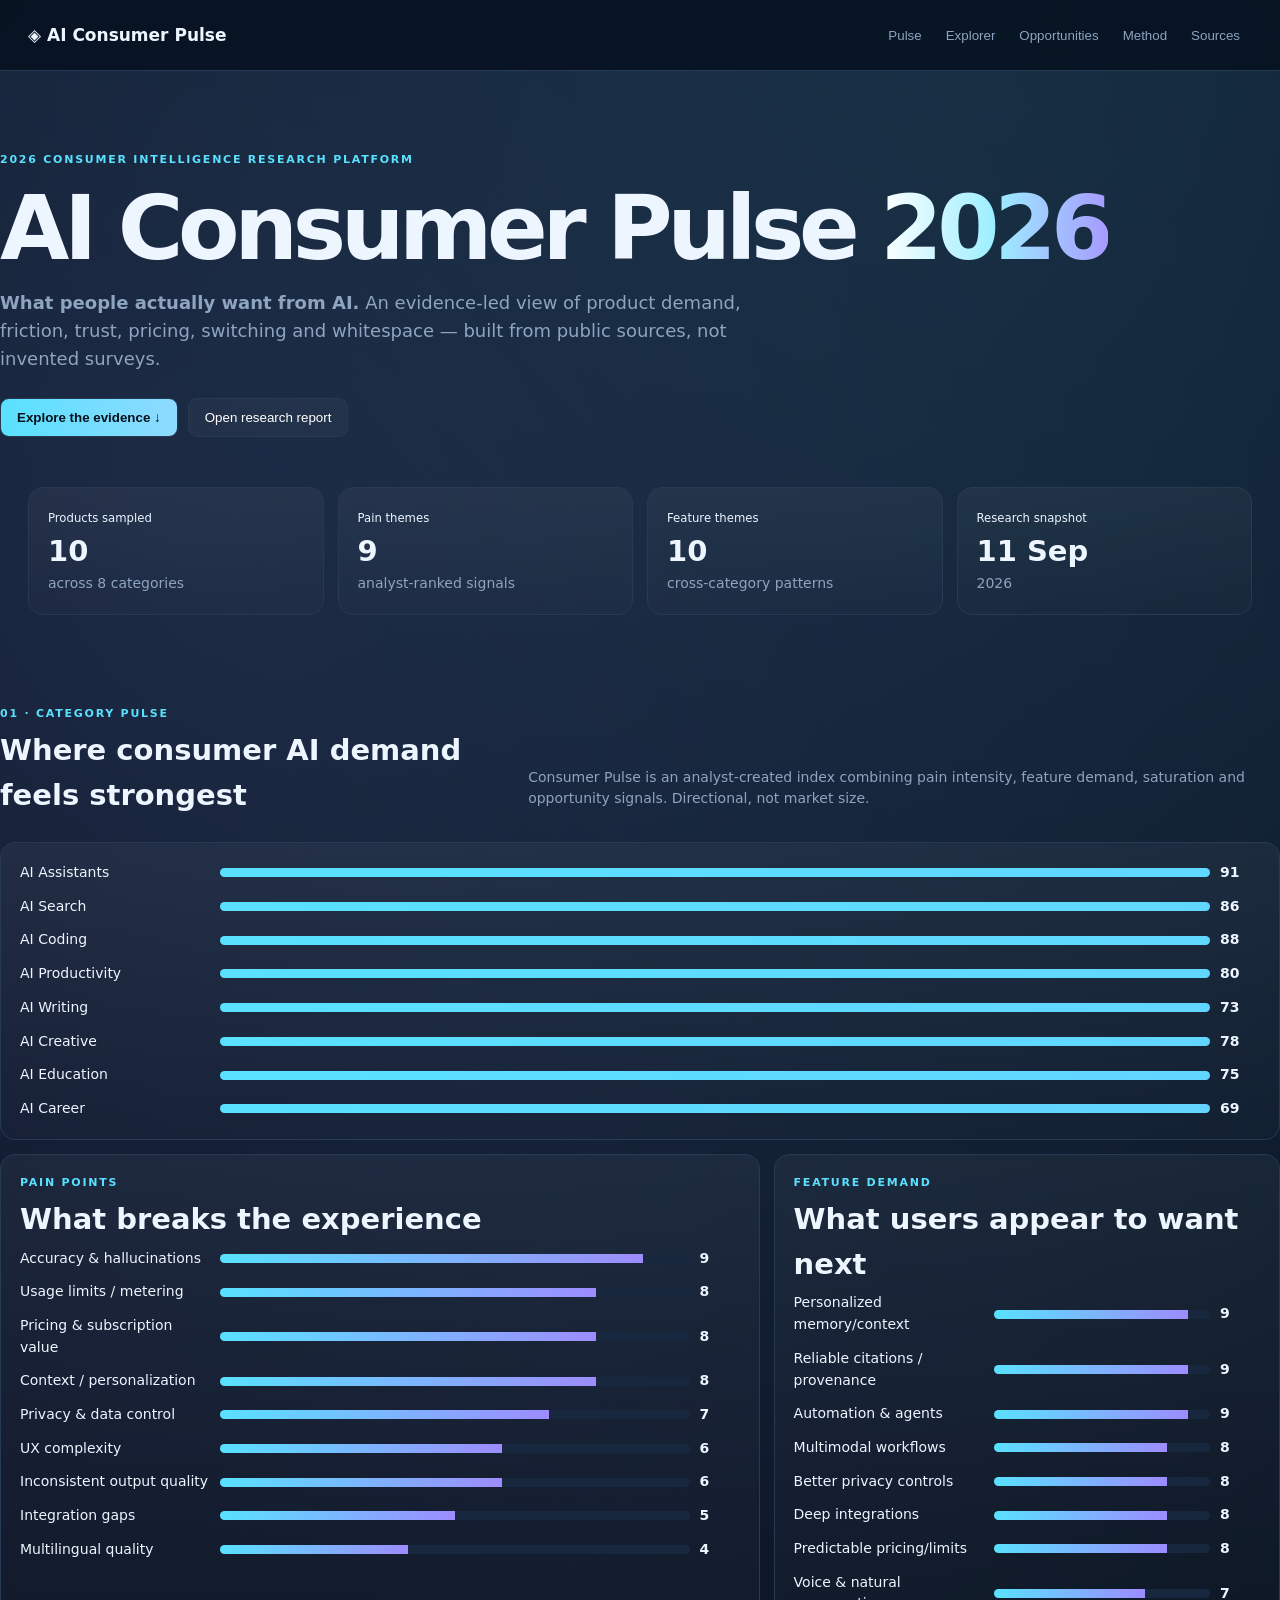
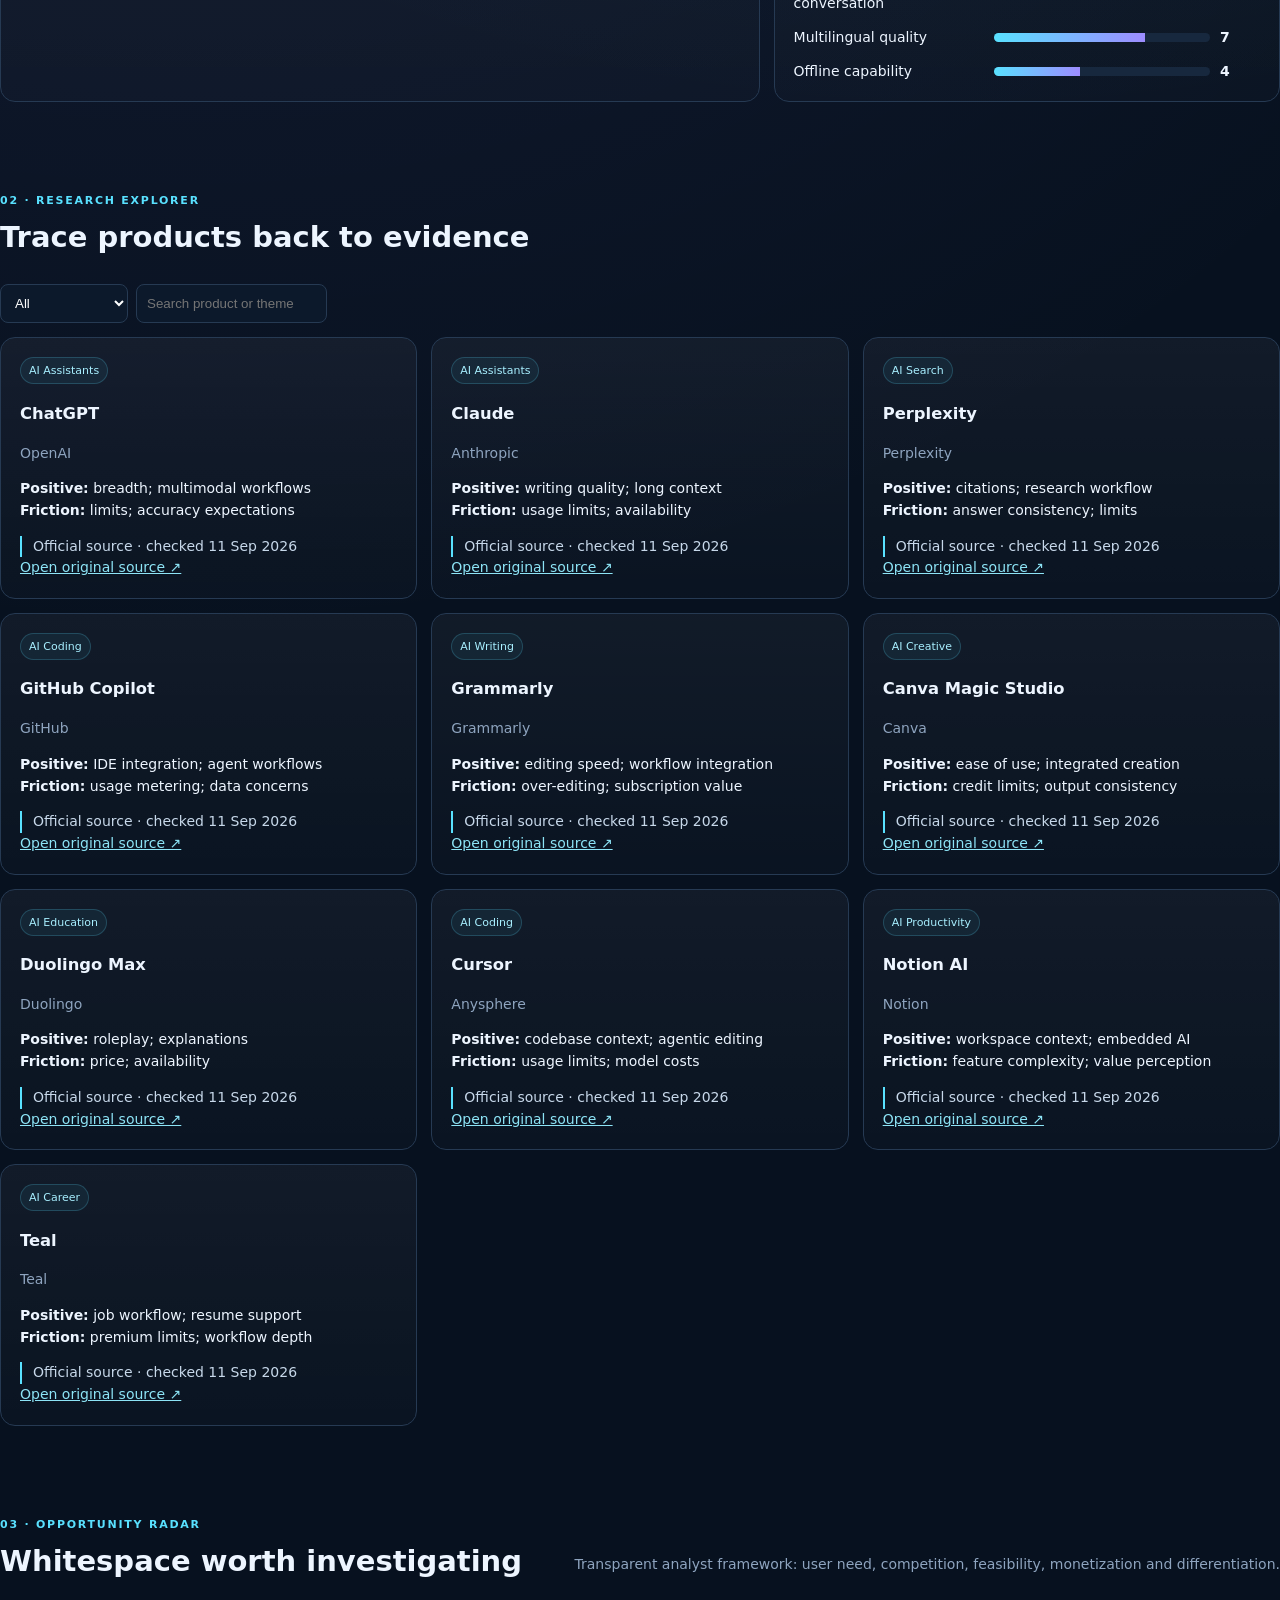
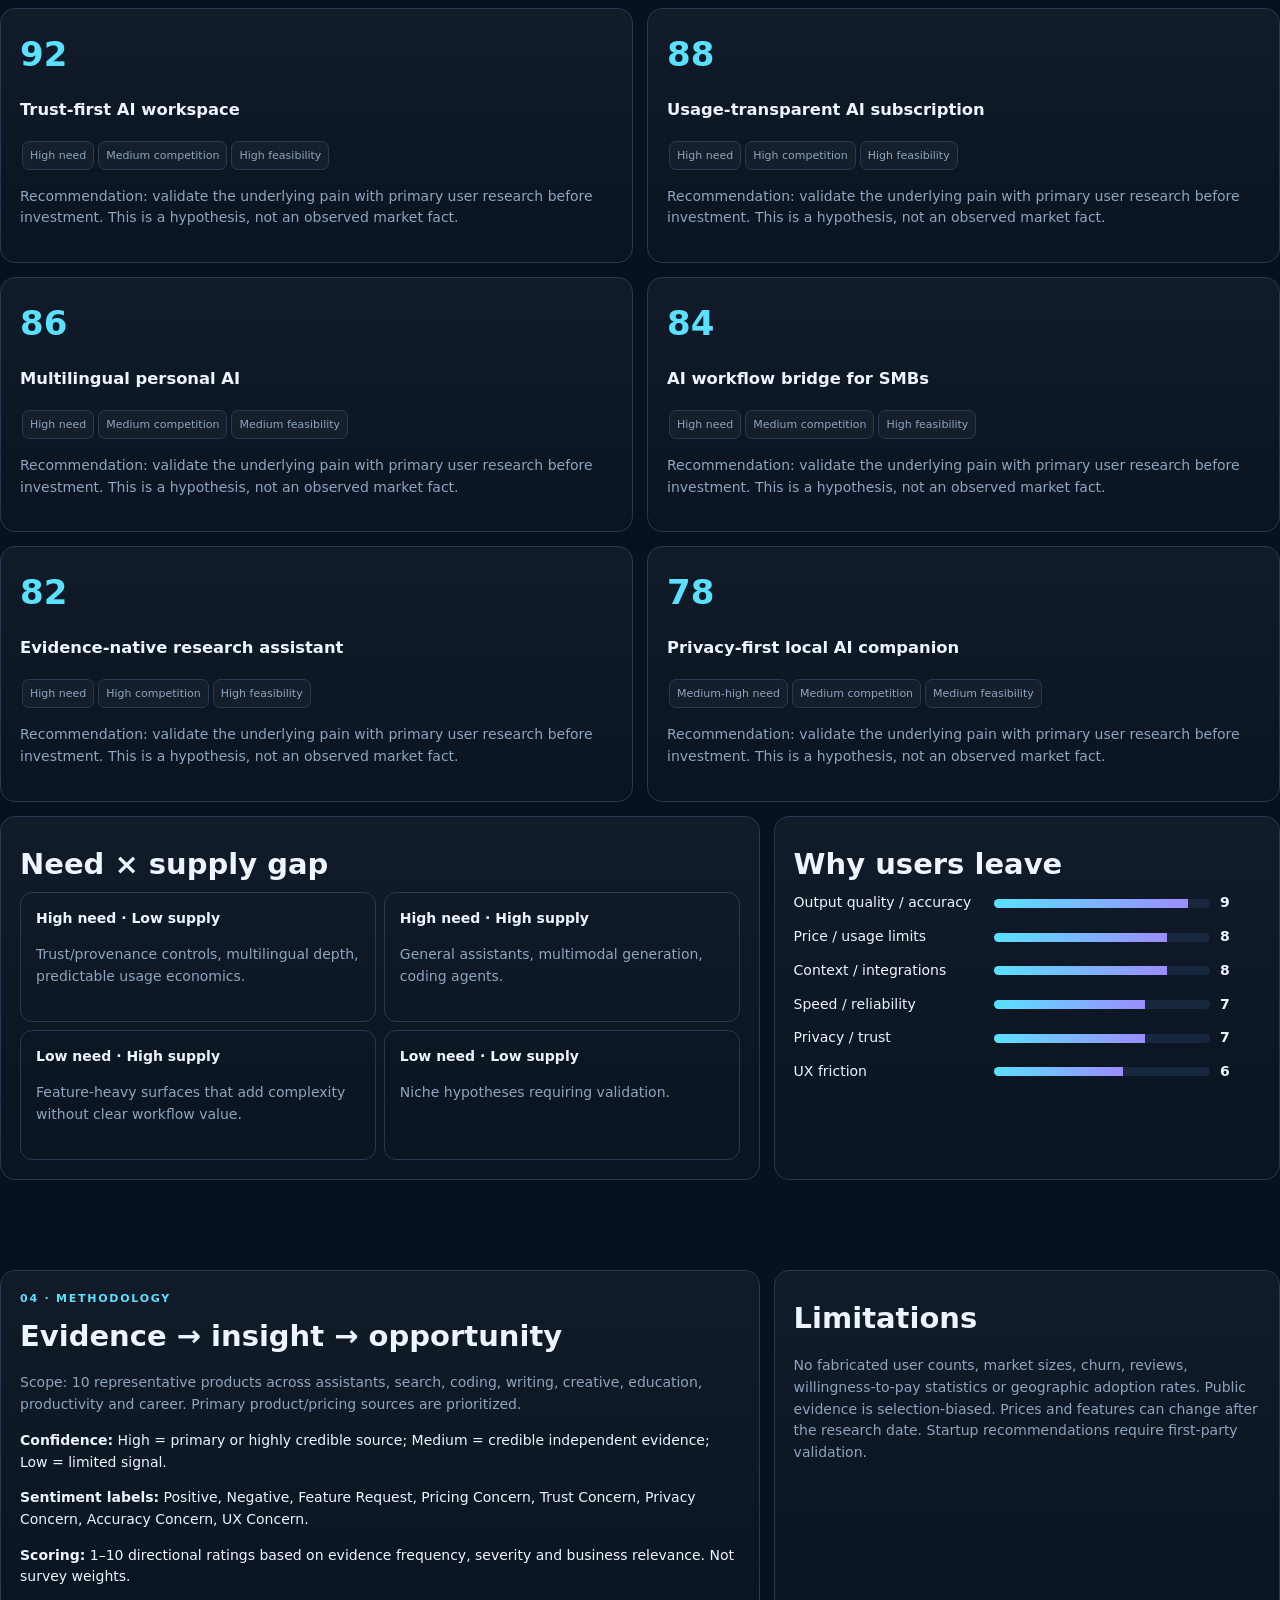
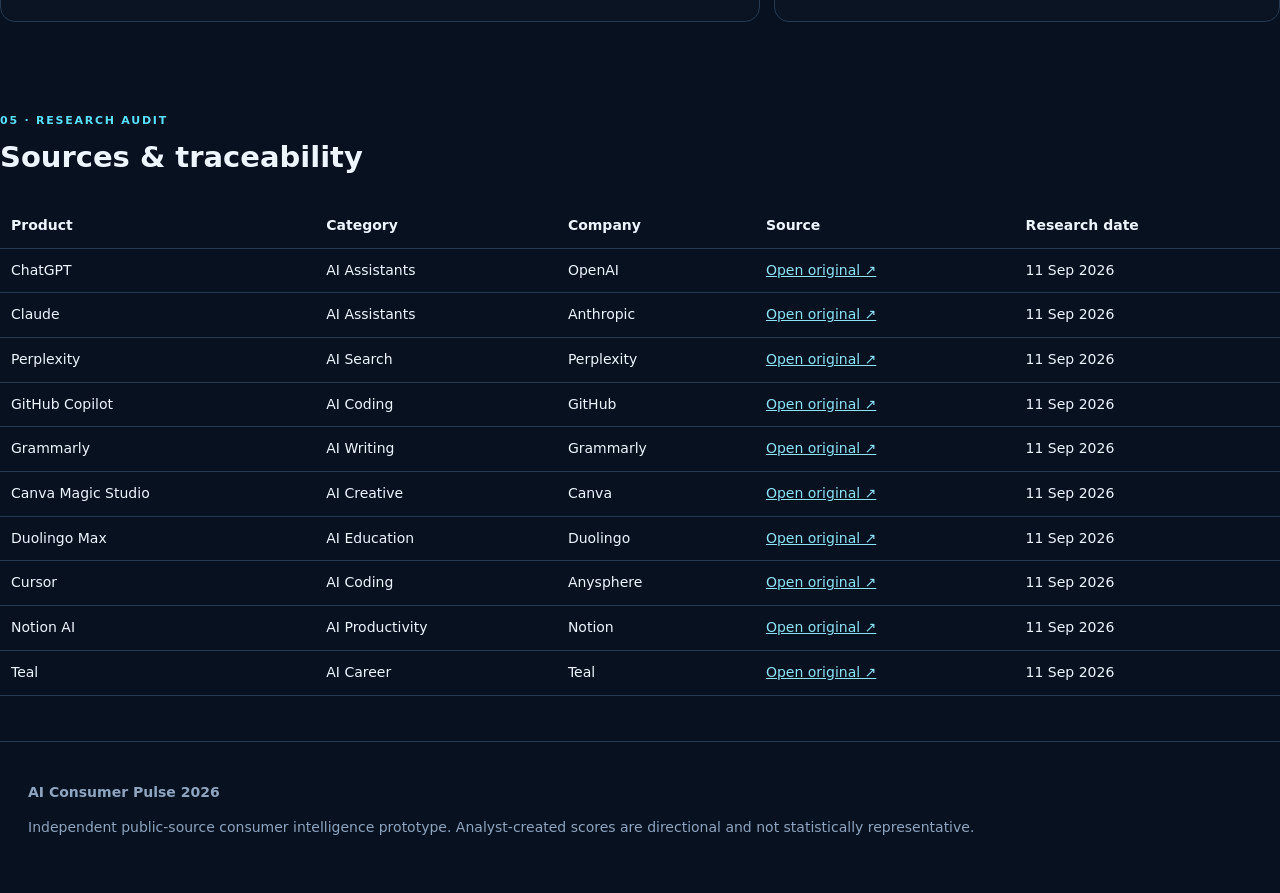
<file: public/index.html>
<!doctype html><html lang="en"><head><meta charset="utf-8"><meta name="viewport" content="width=device-width,initial-scale=1"><title>AI Consumer Pulse 2026</title><link rel="stylesheet" href="styles.css"></head><body><div id="app"></div><script src="app.js"></script></body></html>
</file>
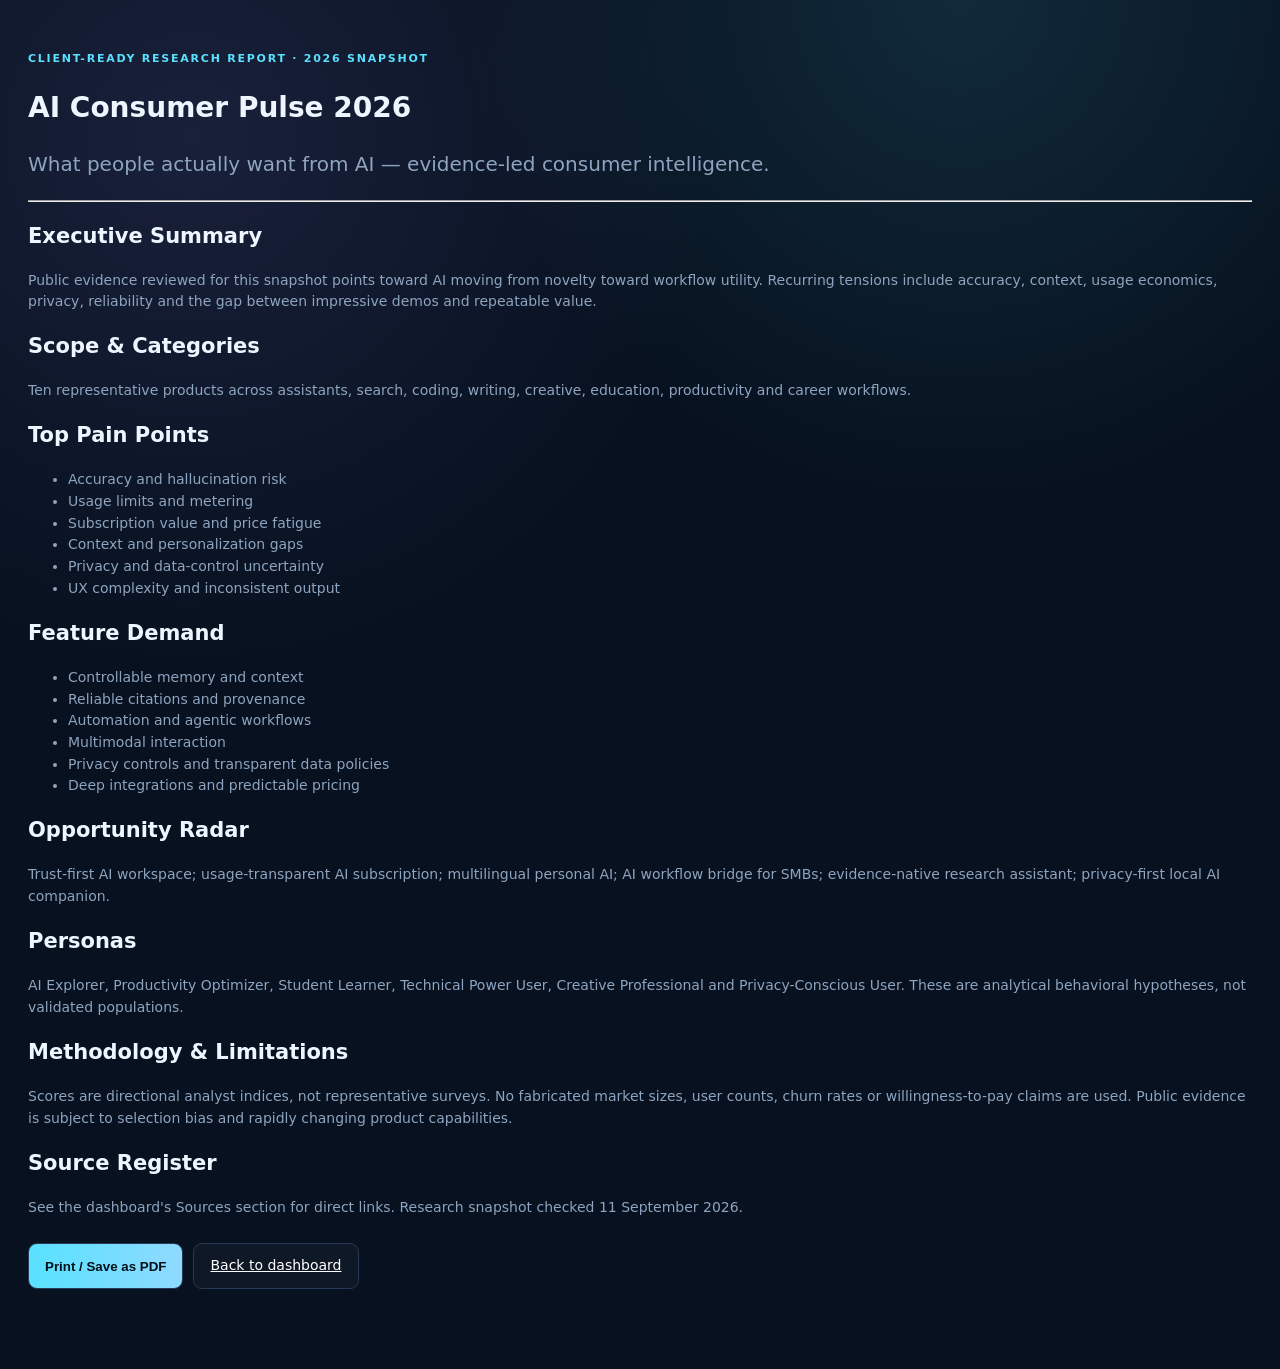
<file: public/report.html>
<!doctype html><html><head><meta charset="utf-8"><meta name="viewport" content="width=device-width"><title>AI Consumer Pulse 2026 — Research Report</title><link rel="stylesheet" href="styles.css"></head><body><main class="wrap" style="padding-top:50px;padding-bottom:80px"><div class="eyebrow">Client-ready research report · 2026 snapshot</div><h1>AI Consumer Pulse 2026</h1><p class="muted" style="font-size:20px">What people actually want from AI — evidence-led consumer intelligence.</p><hr><h2>Executive Summary</h2><p class="muted">Public evidence reviewed for this snapshot points toward AI moving from novelty toward workflow utility. Recurring tensions include accuracy, context, usage economics, privacy, reliability and the gap between impressive demos and repeatable value.</p><h2>Scope & Categories</h2><p class="muted">Ten representative products across assistants, search, coding, writing, creative, education, productivity and career workflows.</p><h2>Top Pain Points</h2><ul class="muted"><li>Accuracy and hallucination risk</li><li>Usage limits and metering</li><li>Subscription value and price fatigue</li><li>Context and personalization gaps</li><li>Privacy and data-control uncertainty</li><li>UX complexity and inconsistent output</li></ul><h2>Feature Demand</h2><ul class="muted"><li>Controllable memory and context</li><li>Reliable citations and provenance</li><li>Automation and agentic workflows</li><li>Multimodal interaction</li><li>Privacy controls and transparent data policies</li><li>Deep integrations and predictable pricing</li></ul><h2>Opportunity Radar</h2><p class="muted">Trust-first AI workspace; usage-transparent AI subscription; multilingual personal AI; AI workflow bridge for SMBs; evidence-native research assistant; privacy-first local AI companion.</p><h2>Personas</h2><p class="muted">AI Explorer, Productivity Optimizer, Student Learner, Technical Power User, Creative Professional and Privacy-Conscious User. These are analytical behavioral hypotheses, not validated populations.</p><h2>Methodology & Limitations</h2><p class="muted">Scores are directional analyst indices, not representative surveys. No fabricated market sizes, user counts, churn rates or willingness-to-pay claims are used. Public evidence is subject to selection bias and rapidly changing product capabilities.</p><h2>Source Register</h2><p class="muted">See the dashboard's Sources section for direct links. Research snapshot checked 11 September 2026.</p><div class="actions"><button class="btn primary" onclick="window.print()">Print / Save as PDF</button><a class="btn" href="index.html">Back to dashboard</a></div></main></body></html>
</file>
<file: public/styles.css>
:root{--bg:#07111f;--panel:#0c192b;--text:#edf5ff;--muted:#8ea4bf;--line:#263a53;--cyan:#59e1ff;--violet:#9d8cff;--green:#65e6ae;--amber:#ffc86b;--red:#ff7e91}*{box-sizing:border-box}html{scroll-behavior:smooth}body{margin:0;background:radial-gradient(circle at 75% 0,rgba(89,225,255,.12),transparent 30%),radial-gradient(circle at 15% 10%,rgba(157,140,255,.12),transparent 32%),var(--bg);color:var(--text);font:14px/1.55 system-ui,sans-serif}.wrap{max-width:1400px;margin:auto;padding:0 28px}.nav{position:sticky;top:0;z-index:20;background:#07111fd9;backdrop-filter:blur(18px);border-bottom:1px solid var(--line)}.navin{height:70px;display:flex;align-items:center;justify-content:space-between}.brand{font-weight:800;font-size:17px}.nav button{background:transparent;border:0;color:var(--muted);padding:9px 12px;border-radius:8px;cursor:pointer}.nav button:hover{background:#ffffff09;color:#fff}.hero{padding:80px 0 50px}.eyebrow{color:var(--cyan);font-size:11px;letter-spacing:.16em;text-transform:uppercase;font-weight:800}.hero h1{font-size:clamp(48px,7vw,90px);line-height:.95;letter-spacing:-.06em;margin:18px 0}.hero h1 span{background:linear-gradient(90deg,#fff,#9deeff,#a79aff);background-clip:text;color:transparent}.hero p{max-width:780px;color:var(--muted);font-size:18px}.actions{display:flex;gap:10px;margin-top:25px}.btn{padding:11px 16px;border-radius:9px;border:1px solid var(--line);background:#ffffff08;color:#fff;cursor:pointer}.primary{background:linear-gradient(90deg,var(--cyan),#8edaff);color:#03101a;font-weight:800}.grid{display:grid;gap:14px}.stats{grid-template-columns:repeat(4,1fr);margin-bottom:45px}.card{background:linear-gradient(180deg,#ffffff0b,#ffffff03);border:1px solid var(--line);border-radius:15px;padding:19px}.stat b{display:block;font-size:29px}.muted{color:var(--muted)}.section{padding:45px 0}.head{display:flex;justify-content:space-between;gap:20px;align-items:end;margin-bottom:18px}.head h2,.card h2{font-size:29px;margin:6px 0}.two{grid-template-columns:1.2fr .8fr}.three{grid-template-columns:repeat(3,1fr)}.bars{display:grid;gap:12px}.barrow{display:grid;grid-template-columns:190px 1fr 40px;gap:10px;align-items:center}.bar{height:9px;background:#17283e;border-radius:99px;overflow:hidden}.bar i{display:block;height:100%;background:linear-gradient(90deg,var(--cyan),var(--violet))}.toolbar{display:flex;gap:8px;flex-wrap:wrap;margin-bottom:14px}.control{background:var(--panel);border:1px solid var(--line);color:#fff;padding:10px;border-radius:8px}.products{grid-template-columns:repeat(3,1fr)}.pill{display:inline-block;border:1px solid #59e1ff33;background:#59e1ff10;color:#a8efff;border-radius:999px;padding:4px 8px;font-size:11px}.evidence{border-left:2px solid var(--cyan);padding-left:11px;color:#c7d8ea}.source{color:#8de4f6}.matrix{display:grid;grid-template-columns:1fr 1fr;gap:8px}.quad{padding:15px;border:1px solid var(--line);border-radius:12px;min-height:130px}.opps{grid-template-columns:repeat(2,1fr)}.score{font-size:34px;font-weight:800;color:var(--cyan)}.mini{display:inline-block;background:#ffffff08;border:1px solid var(--line);padding:5px 7px;border-radius:7px;color:var(--muted);font-size:11px;margin:2px}.tablewrap{overflow:auto}.table{width:100%;border-collapse:collapse;min-width:850px}.table th,.table td{padding:11px;border-bottom:1px solid var(--line);text-align:left}.footer{border-top:1px solid var(--line);padding:40px 0;color:var(--muted)}@media(max-width:900px){.stats,.products,.opps,.two,.three{grid-template-columns:1fr 1fr}.navlinks{display:none}}@media(max-width:620px){.wrap{padding:0 16px}.stats,.products,.opps,.two,.three,.matrix{grid-template-columns:1fr}.barrow{grid-template-columns:110px 1fr 35px}}
</file>
